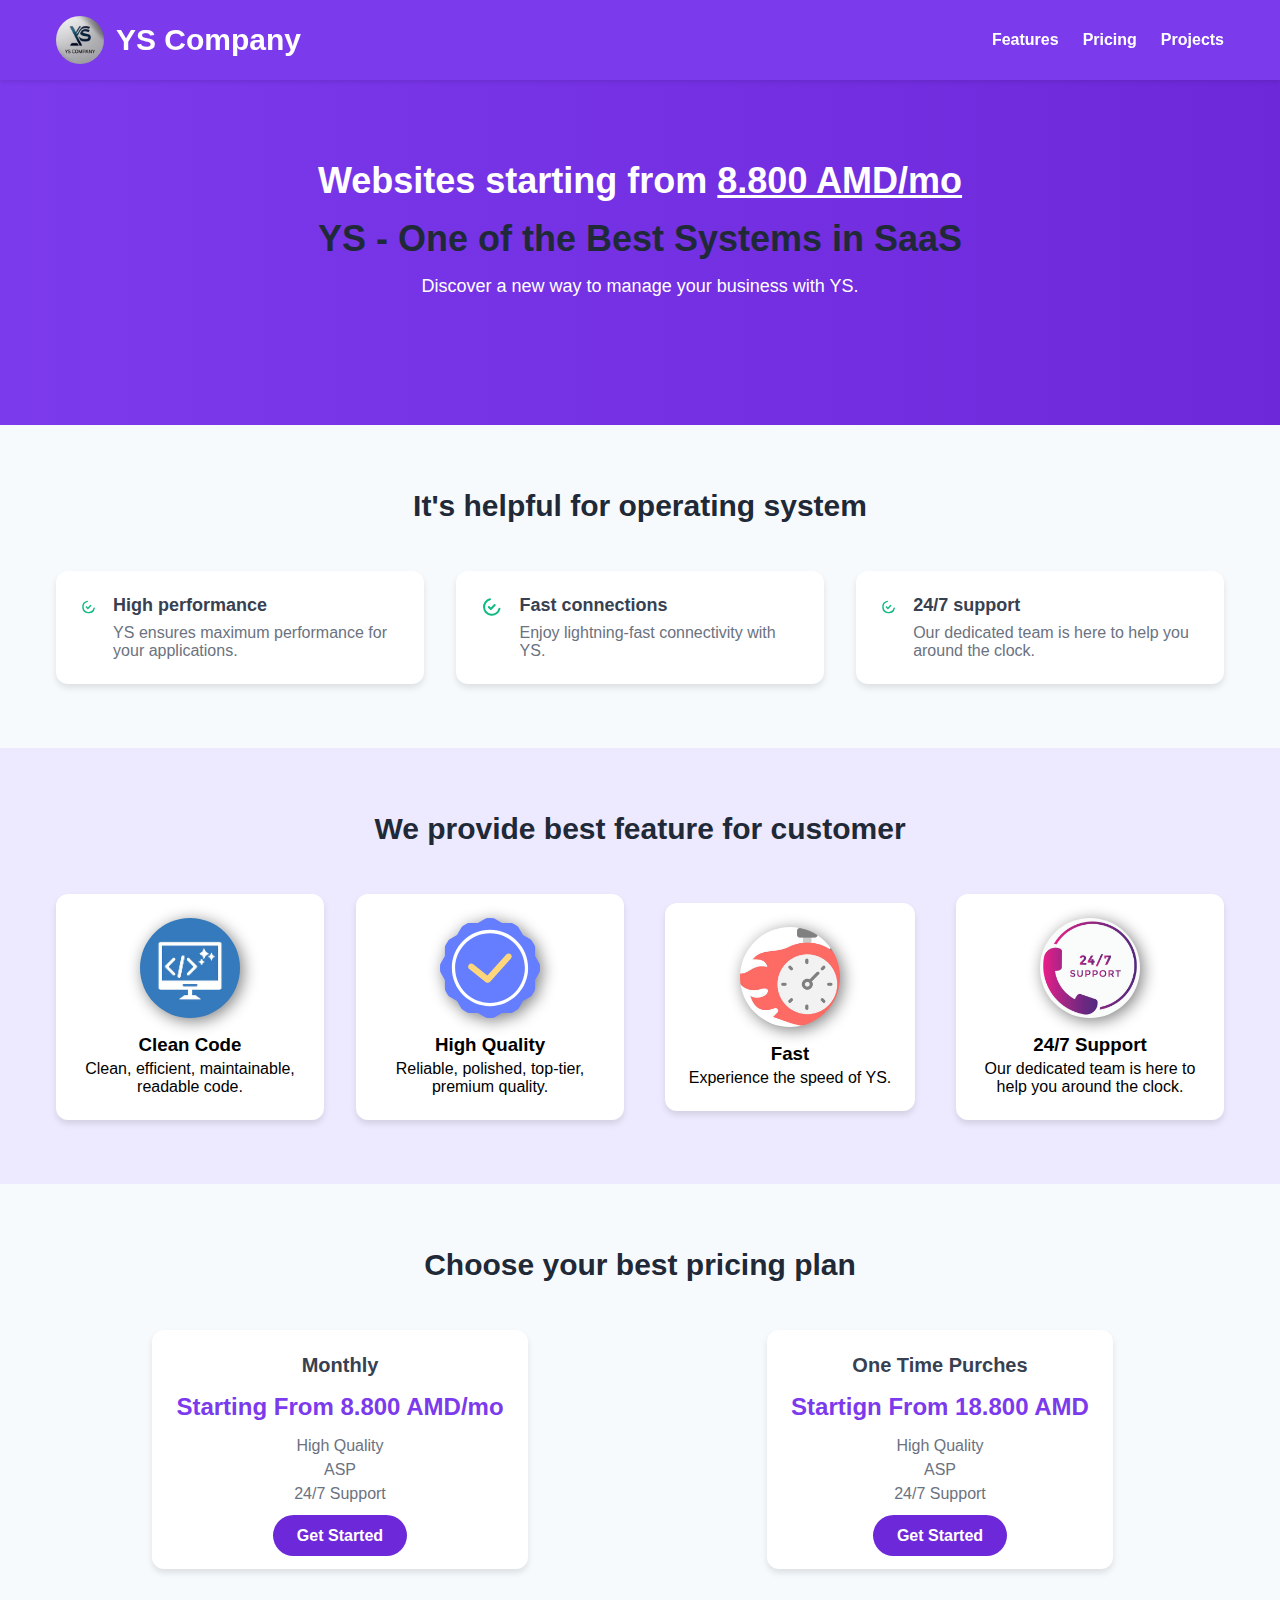
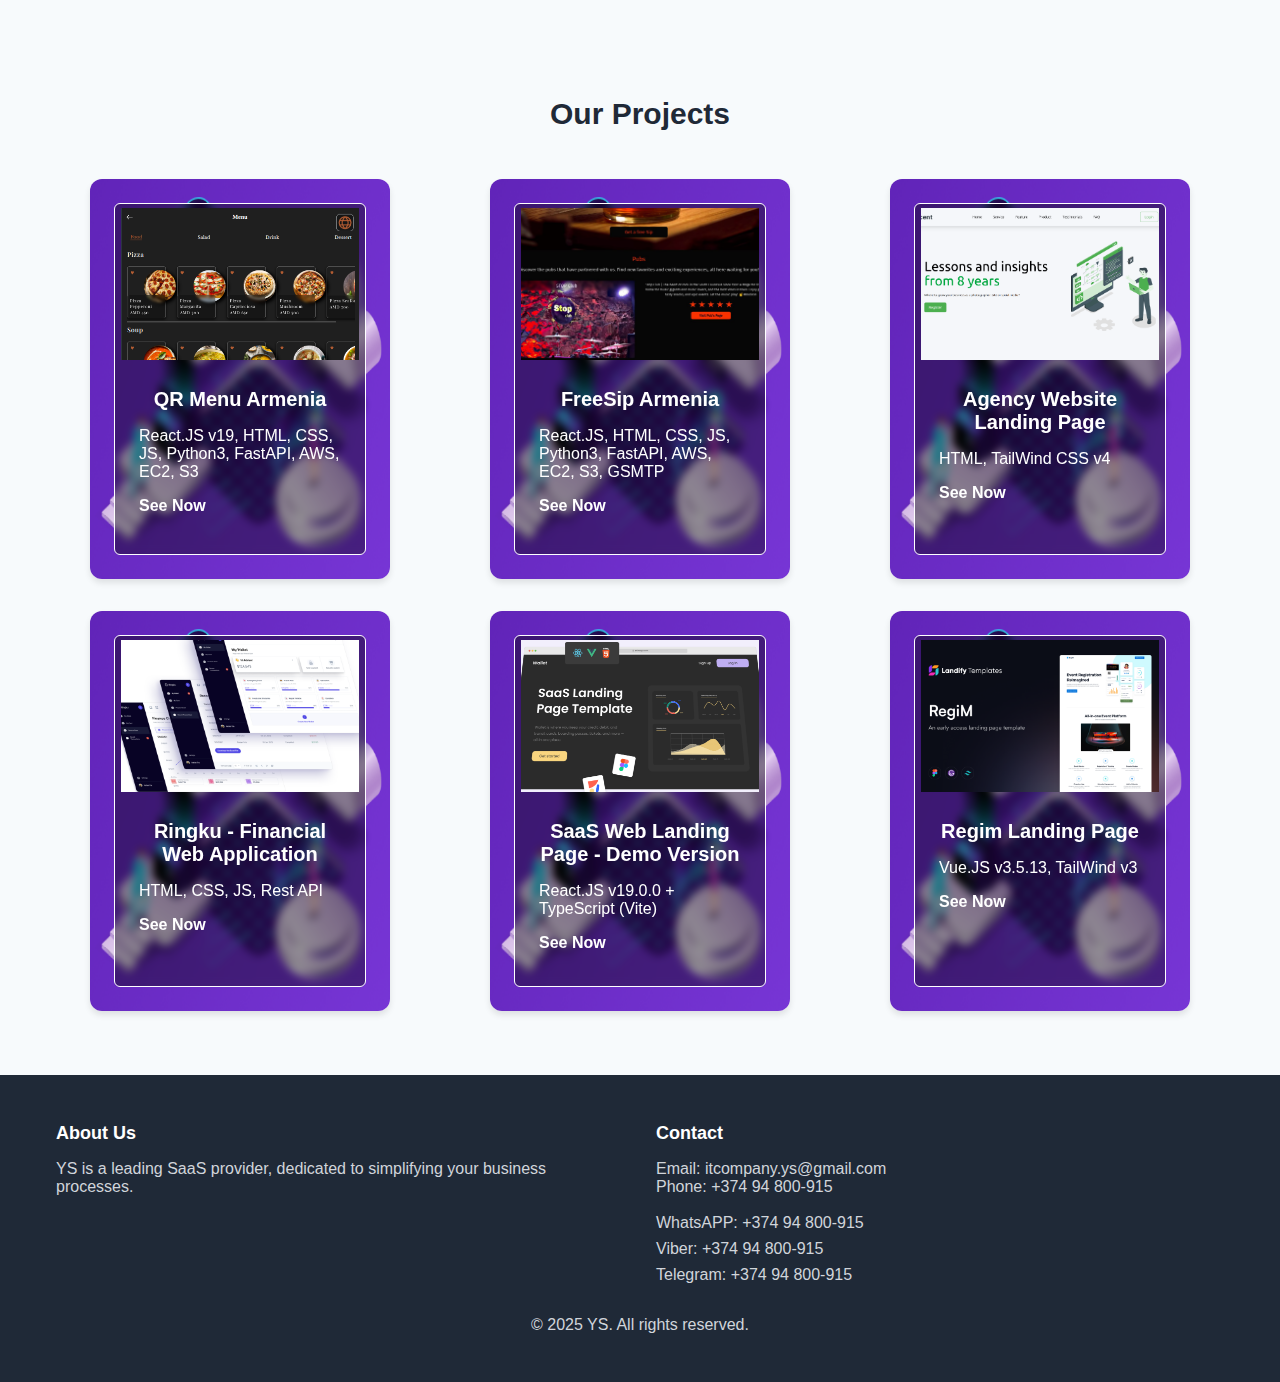
<file: index.html>
<!DOCTYPE html>
<html lang="en">
  <head>
    <meta charset="UTF-8" />
    <link rel="stylesheet" href="index.css" />
    <link rel="icon" href="./icons/websiteIcon.jpg" />
    <meta name="viewport" content="width=device-width, initial-scale=1.0" />
    <title>YS - SaaS Landing Page</title>
  </head>
  <body>
    <header>
      <div class="container">
        <a
          href="#home"
          style="
            display: flex;
            justify-content: center;
            align-items: center;
            gap: 12px;
          "
        >
          <img
            src="./icons/websiteIcon.jpg"
            alt="Icon"
            style="width: 48px; height: 48px; border-radius: 100%"
          />
          YS Company
        </a>
        <nav>
          <ul>
            <li><a href="#features">Features</a></li>
            <li><a href="#pricing">Pricing</a></li>
            <!-- <li><a href="#reviews">Reviews</a></li> -->
            <li><a href="#projects">Projects</a></li>
          </ul>
        </nav>
        <button class="burger-btn" aria-label="Toggle Navigation">
          <svg
            xmlns="http://www.w3.org/2000/svg"
            width="24"
            height="24"
            viewBox="0 0 24 24"
            fill="none"
            stroke="currentColor"
            stroke-width="2"
            stroke-linecap="round"
            stroke-linejoin="round"
          >
            <line x1="4" x2="20" y1="12" y2="12"></line>
            <line x1="4" x2="20" y1="6" y2="6"></line>
            <line x1="4" x2="20" y1="18" y2="18"></line>
          </svg>
        </button>
      </div>
    </header>

    <div class="mobile-menu" id="mobile-menu">
      <button class="close-menu-btn" aria-label="Close Menu">
        <svg
          xmlns="http://www.w3.org/2000/svg"
          width="24"
          height="24"
          viewBox="0 0 24 24"
          fill="none"
          stroke="currentColor"
          stroke-width="2"
          stroke-linecap="round"
          stroke-linejoin="round"
        >
          <path d="m18 6-12 12" />
          <path d="m6 6 12 12" />
        </svg>
      </button>
      <nav>
        <ul>
          <li><a href="#features">Features</a></li>
          <li><a href="#pricing">Pricing</a></li>
          <!-- <li><a href="#reviews">Reviews</a></li> -->
          <li><a href="#projects">Projects</a></li>
        </ul>
      </nav>
      <div class="contact-us">
        <h3 style="margin-bottom: 4px">Contact</h3>
        <a href="mailto: itcompany.ys@gmail.com"
          >Email: itcompany.ys@gmail.com</a
        >
        <a href="tel: +374 94 800-915">Phone: +374 94 800-915</a>
        <p>WhatsAPP: +374 94 800-915</p>
        <p>Viber: +374 94 800-915</p>
        <p>Telegram: +374 94 800-915</p>
      </div>
    </div>

    <section class="hero" id="home">
      <div class="container">
        <h2 style="color: white">
          Websites starting from
          <span style="text-decoration: underline">8.800 AMD/mo</span>
        </h2>
        <h2>YS - One of the Best Systems in SaaS</h2>
        <p>Discover a new way to manage your business with YS.</p>
        <!-- <a href="#" class="btn">Get Started</a> -->
      </div>
    </section>

    <section id="features" class="features">
      <div class="container">
        <h2>It's helpful for operating system</h2>
        <div class="grid">
          <div class="card">
            <svg
              xmlns="http://www.w3.org/2000/svg"
              width="24"
              height="24"
              viewBox="0 0 24 24"
              fill="none"
              stroke="currentColor"
              stroke-width="2"
              stroke-linecap="round"
              stroke-linejoin="round"
            >
              <path d="M10.21 4.13a8 8 0 109.66 9.66" />
              <path d="m9 12 2 2 4-4" />
            </svg>
            <div>
              <h3>High performance</h3>
              <p>YS ensures maximum performance for your applications.</p>
            </div>
          </div>
          <div class="card">
            <svg
              xmlns="http://www.w3.org/2000/svg"
              width="24"
              height="24"
              viewBox="0 0 24 24"
              fill="none"
              stroke="currentColor"
              stroke-width="2"
              stroke-linecap="round"
              stroke-linejoin="round"
            >
              <path d="M10.21 4.13a8 8 0 109.66 9.66" />
              <path d="m9 12 2 2 4-4" />
            </svg>
            <div>
              <h3>Fast connections</h3>
              <p>Enjoy lightning-fast connectivity with YS.</p>
            </div>
          </div>
          <div class="card">
            <svg
              xmlns="http://www.w3.org/2000/svg"
              width="24"
              height="24"
              viewBox="0 0 24 24"
              fill="none"
              stroke="currentColor"
              stroke-width="2"
              stroke-linecap="round"
              stroke-linejoin="round"
            >
              <path d="M10.21 4.13a8 8 0 109.66 9.66" />
              <path d="m9 12 2 2 4-4" />
            </svg>
            <div>
              <h3>24/7 support</h3>
              <p>Our dedicated team is here to help you around the clock.</p>
            </div>
          </div>
        </div>
      </div>
    </section>

    <section class="customer-features">
      <div class="container">
        <h2>We provide best feature for customer</h2>
        <div class="grid">
          <div class="card">
            <div class="img_cont">
              <img src="./icons/clean-code-icon.avif" alt="Feature 1" />
            </div>
            <h3 style="margin-bottom: 4px">Clean Code</h3>
            <p>Clean, efficient, maintainable, readable code.</p>
          </div>
          <div class="card">
            <div class="img_cont">
              <img
                src="./icons/quality-premium-certificate.svg"
                alt="Feature 2"
              />
            </div>
            <h3 style="margin-bottom: 4px">High Quality</h3>
            <p>Reliable, polished, top-tier, premium quality.</p>
          </div>
          <div class="card">
            <div class="img_cont">
              <img src="./icons/fast-icon.jpg" alt="Feature 3" />
            </div>
            <h3 style="margin-bottom: 4px">Fast</h3>
            <p>Experience the speed of YS.</p>
          </div>
          <div class="card" style="grid-column: span 1 / span 3">
            <div class="img_cont">
              <img src="./icons/24-7-icon.jpg" alt="Feature 4" />
            </div>
            <h3 style="margin-bottom: 4px">24/7 Support</h3>
            <p>Our dedicated team is here to help you around the clock.</p>
          </div>
        </div>
      </div>
    </section>

    <section id="pricing" class="pricing">
      <div class="container">
        <h2>Choose your best pricing plan</h2>
        <div class="grid">
          <div class="card">
            <h3>Monthly</h3>
            <p class="price">Starting From 8.800 AMD/mo</p>
            <ul>
              <li>High Quality</li>
              <li>ASP</li>
              <li>24/7 Support</li>
            </ul>
            <a href="#" class="btn">Get Started</a>
          </div>
          <div class="card">
            <h3>One Time Purches</h3>
            <p class="price">Startign From 18.800 AMD</p>
            <ul>
              <li>High Quality</li>
              <li>ASP</li>
              <li>24/7 Support</li>
            </ul>
            <a href="#" class="btn">Get Started</a>
          </div>
        </div>
      </div>
    </section>

    <!-- <section id="reviews" class="reviews">
      <div class="container">
        <h2>Let's see our user's review</h2>
        <div class="grid">
          <div class="card">
            <div
              style="display: flex; align-items: center; margin-bottom: 1rem"
            >
              <img src="https://placehold.co/50x50/EEE/31343C" alt="User 1" />
              <h4>John Doe</h4>
            </div>
            <p>
              "Codext has transformed our workflow. It's intuitive and
              efficient."
            </p>
          </div>
          <div class="card">
            <div
              style="display: flex; align-items: center; margin-bottom: 1rem"
            >
              <img src="https://placehold.co/50x50/EEE/31343C" alt="User 2" />
              <h4>Jane Smith</h4>
            </div>
            <p>"The support team is amazing. They are always there to help."</p>
          </div>
          <div class="card">
            <div
              style="display: flex; align-items: center; margin-bottom: 1rem"
            >
              <img src="https://placehold.co/50x50/EEE/31343C" alt="User 3" />
              <h4>David Lee</h4>
            </div>
            <p>
              "We've seen a significant increase in productivity since using
              Codext."
            </p>
          </div>
        </div>
      </div>
    </section> -->

    <section id="projects" class="projects">
      <div class="container">
        <h2>Our Projects</h2>
        <div class="grid">
          <div class="card">
            <img src="./images/cards-bg.png" alt="card bg" class="card_bg" />
            <div class="main">
              <div class="img_cont">
                <a target="_blank" href="https://www.qrmenuarmenia.site">
                  <img src="./images/QR-Menu-Armenia-bg.png" alt="News 1" />
                </a>
              </div>
              <div class="info_cont" style="padding: 1.5rem">
                <h3 class="title" data-link="https://qrmenuarmenia.site/">
                  QR Menu Armenia
                </h3>
                <p>
                  React.JS v19, HTML, CSS, JS, Python3, FastAPI, AWS, EC2, S3
                </p>
                <a target="_blank" href="https://www.qrmenuarmenia.site"
                  >See Now</a
                >
              </div>
            </div>
          </div>
          <div class="card">
            <img src="./images/cards-bg.png" alt="card bg" class="card_bg" />
            <div class="main">
              <div class="img_cont">
                <a target="_blank" href="https://www.freesip.site">
                  <img src="./images/freesip-cover.jpg" alt="News 1" />
                </a>
              </div>
              <div class="info_cont" style="padding: 1.5rem">
                <h3 class="title" data-link="https://www.freesip.site">
                  FreeSip Armenia
                </h3>
                <p>
                  React.JS, HTML, CSS, JS, Python3, FastAPI, AWS, EC2, S3, GSMTP
                </p>
                <a target="_blank" href="https://www.freesip.site">See Now</a>
              </div>
            </div>
          </div>
          <div class="card">
            <img src="./images/cards-bg.png" alt="card bg" class="card_bg" />
            <div class="main">
              <div class="img_cont">
                <a
                  target="_blank"
                  href="https://ghazaryanyuri.github.io/agency-website/build/index.html"
                >
                  <img
                    src="./images/Agency-Website-Langing-Page-bg.png"
                    alt="News 1"
                  />
                </a>
              </div>
              <div class="info_cont" style="padding: 1.5rem">
                <h3
                  class="title"
                  data-link="https://ghazaryanyuri.github.io/agency-website/build/index.html"
                >
                  Agency Website Landing Page
                </h3>
                <p>HTML, TailWind CSS v4</p>
                <a
                  target="_blank"
                  href="https://ghazaryanyuri.github.io/agency-website/build/index.html"
                  >See Now</a
                >
              </div>
            </div>
          </div>
          <div class="card">
            <img src="./images/cards-bg.png" alt="card bg" class="card_bg" />
            <div class="main">
              <div class="img_cont">
                <a
                  target="_blank"
                  href="https://ghazaryanyuri.github.io/ringku-website-project/index.html"
                >
                  <img src="./images/Ringku-bg-img.png" alt="News 1" />
                </a>
              </div>
              <div class="info_cont" style="padding: 1.5rem">
                <h3
                  class="title"
                  data-link="https://ghazaryanyuri.github.io/ringku-website-project/index.html"
                >
                  Ringku - Financial Web Application
                </h3>
                <p>HTML, CSS, JS, Rest API</p>
                <a
                  target="_blank"
                  href="https://ghazaryanyuri.github.io/ringku-website-project/index.html"
                  >See Now</a
                >
              </div>
            </div>
          </div>
          <div class="card">
            <img src="./images/cards-bg.png" alt="card bg" class="card_bg" />
            <div class="main">
              <div class="img_cont">
                <a
                  target="_blank"
                  href="https://ghazaryanyuri.github.io/SaaS-Landing-Page/"
                >
                  <img src="./images/SaaS-Landing-Page-bg.png" alt="News 1" />
                </a>
              </div>
              <div class="info_cont" style="padding: 1.5rem">
                <h3
                  class="title"
                  data-link="https://ghazaryanyuri.github.io/SaaS-Landing-Page/"
                >
                  SaaS Web Landing Page - Demo Version
                </h3>
                <p>React.JS v19.0.0 + TypeScript (Vite)</p>
                <a
                  target="_blank"
                  href="https://ghazaryanyuri.github.io/SaaS-Landing-Page/"
                  >See Now</a
                >
              </div>
            </div>
          </div>
          <div class="card">
            <img src="./images/cards-bg.png" alt="card bg" class="card_bg" />
            <div class="main">
              <div class="img_cont">
                <a
                  target="_blank"
                  href="https://ghazaryanyuri.github.io/RegiM-Vue.JS/index.html"
                >
                  <img src="./images/Regim-bg.png" alt="News 1" />
                </a>
              </div>
              <div class="info_cont" style="padding: 1.5rem">
                <h3
                  class="title"
                  data-link="https://ghazaryanyuri.github.io/RegiM-Vue.JS/index.html"
                >
                  Regim Landing Page
                </h3>
                <p>Vue.JS v3.5.13, TailWind v3</p>
                <a
                  target="_blank"
                  href="https://ghazaryanyuri.github.io/RegiM-Vue.JS/index.html"
                  >See Now</a
                >
              </div>
            </div>
          </div>
        </div>
      </div>
    </section>

    <footer>
      <div class="container">
        <div class="grid">
          <div>
            <h4>About Us</h4>
            <p>
              YS is a leading SaaS provider, dedicated to simplifying your
              business processes.
            </p>
          </div>
          <div>
            <h4>Contact</h4>
            <a href="mailto: itcompany.ys@gmail.com"
              >Email: itcompany.ys@gmail.com</a
            >
            <br />
            <a href="tel: +374 94 800-915">Phone: +374 94 800-915</a>
            <br />
            <br />
            <p>WhatsAPP: +374 94 800-915</p>
            <p>Viber: +374 94 800-915</p>
            <p>Telegram: +374 94 800-915</p>
          </div>
        </div>
        <div class="copyright">© 2025 YS. All rights reserved.</div>
      </div>
    </footer>

    <script src="index.js"></script>
  </body>
</html>
</file>
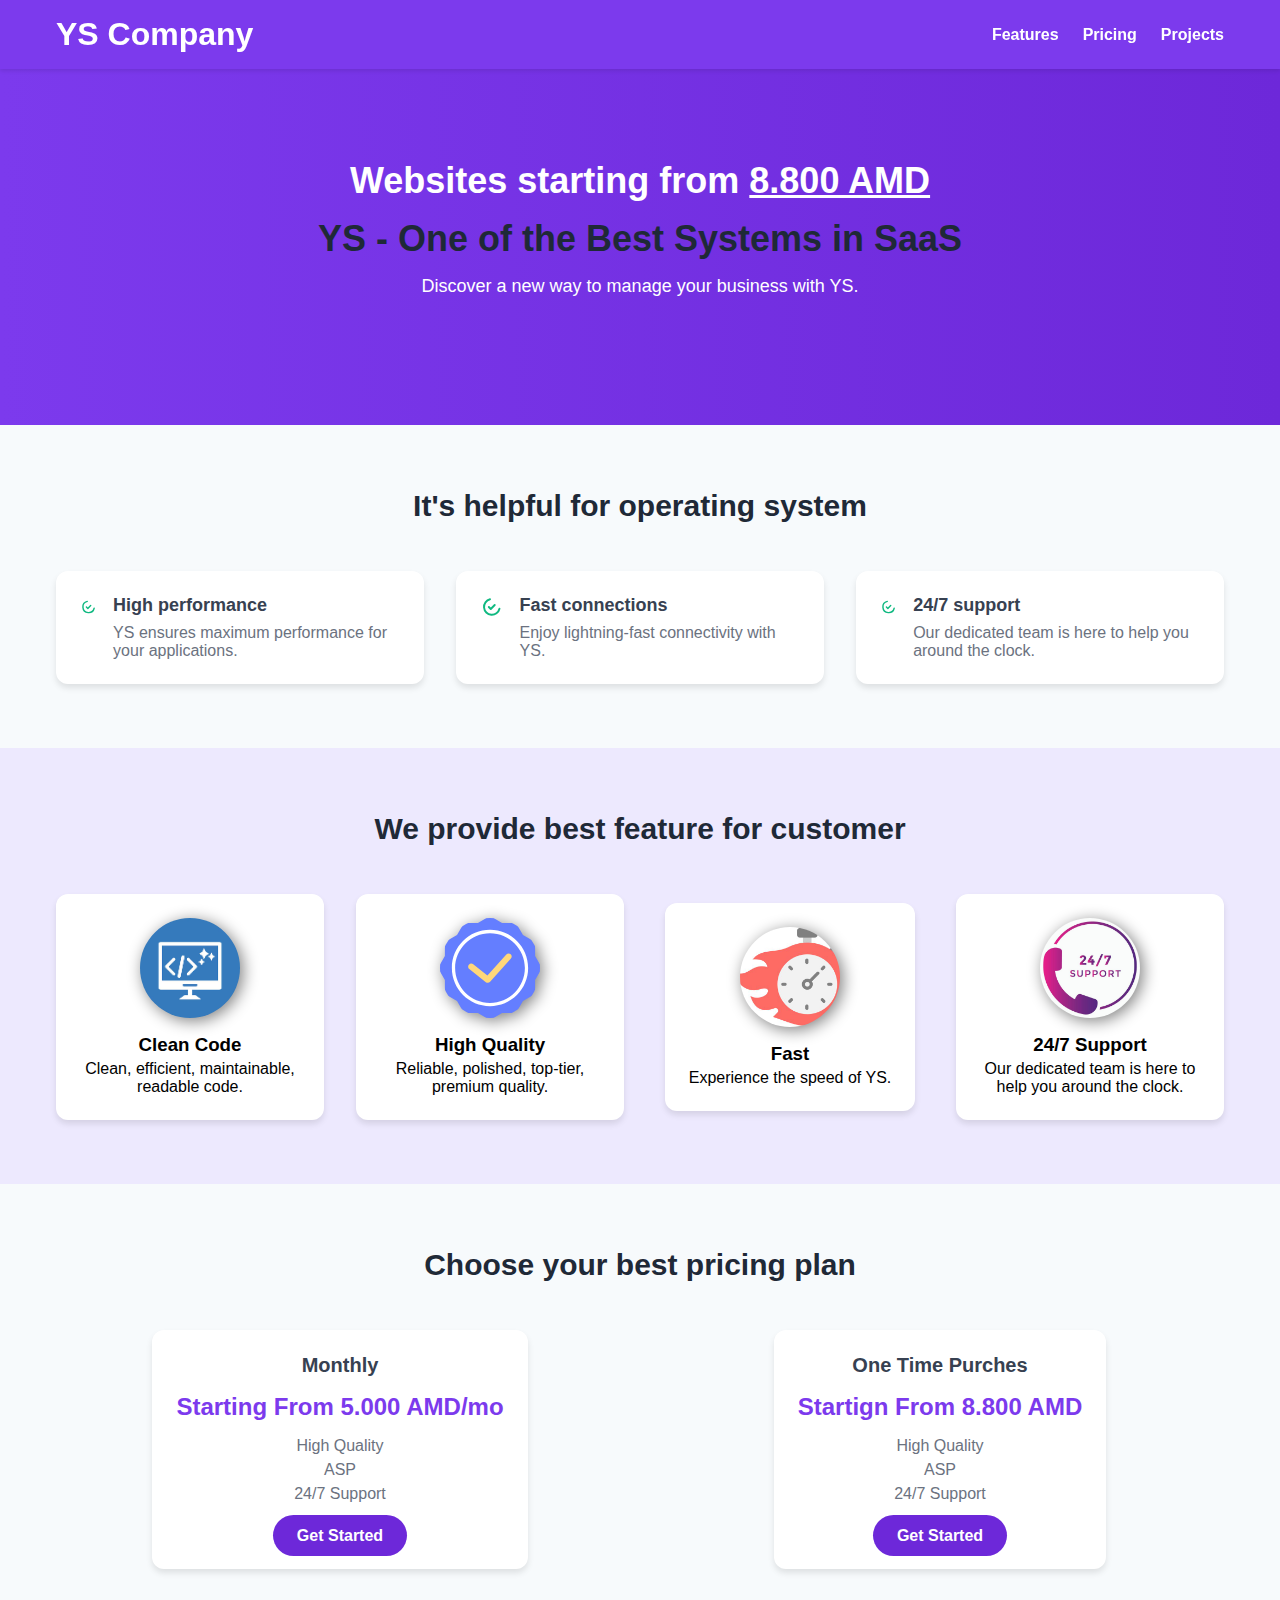
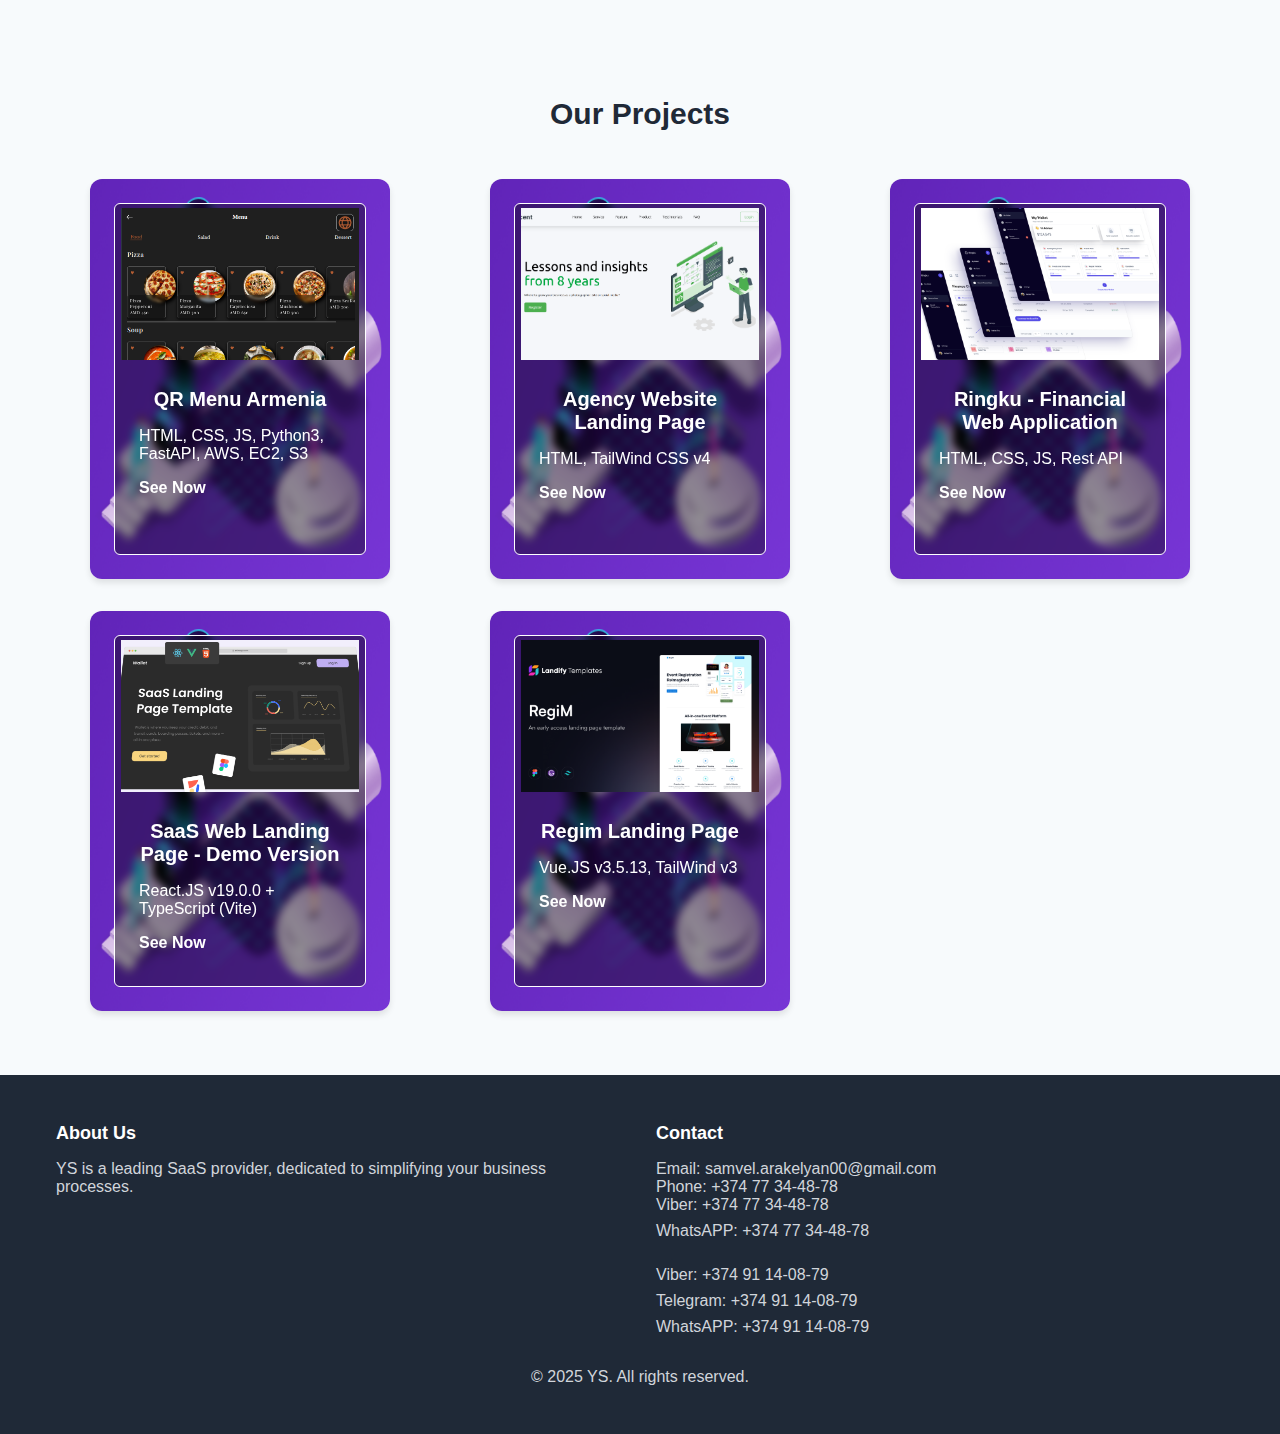
<file: index..html>
<!DOCTYPE html>
<html lang="en">
  <head>
    <meta charset="UTF-8" />
    <link rel="stylesheet" href="index.css" />
    <meta name="viewport" content="width=device-width, initial-scale=1.0" />
    <title>Codext - SaaS Landing Page</title>
  </head>
  <body>
    <header>
      <div class="container">
        <h1>YS Company</h1>
        <nav>
          <ul>
            <li><a href="#features">Features</a></li>
            <li><a href="#pricing">Pricing</a></li>
            <!-- <li><a href="#reviews">Reviews</a></li> -->
            <li><a href="#projects">Projects</a></li>
          </ul>
        </nav>
        <button class="burger-btn" aria-label="Toggle Navigation">
          <svg
            xmlns="http://www.w3.org/2000/svg"
            width="24"
            height="24"
            viewBox="0 0 24 24"
            fill="none"
            stroke="currentColor"
            stroke-width="2"
            stroke-linecap="round"
            stroke-linejoin="round"
          >
            <line x1="4" x2="20" y1="12" y2="12"></line>
            <line x1="4" x2="20" y1="6" y2="6"></line>
            <line x1="4" x2="20" y1="18" y2="18"></line>
          </svg>
        </button>
      </div>
    </header>

    <div class="mobile-menu" id="mobile-menu">
      <button class="close-menu-btn" aria-label="Close Menu">
        <svg
          xmlns="http://www.w3.org/2000/svg"
          width="24"
          height="24"
          viewBox="0 0 24 24"
          fill="none"
          stroke="currentColor"
          stroke-width="2"
          stroke-linecap="round"
          stroke-linejoin="round"
        >
          <path d="m18 6-12 12" />
          <path d="m6 6 12 12" />
        </svg>
      </button>
      <nav>
        <ul>
          <li><a href="#features">Features</a></li>
          <li><a href="#pricing">Pricing</a></li>
          <!-- <li><a href="#reviews">Reviews</a></li> -->
          <li><a href="#projects">Projects</a></li>
        </ul>
      </nav>
      <div class="contact-us">
        <h3 style="margin-bottom: 4px">Contact Us</h3>
        <a style="margin-bottom: 4px" href="tel: +374 77 34-48-78"
          >Tel: +374 77 34-48-78</a
        >
        <a href="mailto: samvel.arakelyan00@gmail.com"
          >Mail: samvel.arakelyan00@gmail.com</a
        >
        <br />
        <p>Viber: +374 91 14-08-79</p>
        <p>Telegram: +374 91 14-08-79</p>
        <p>WhatsAPP: +374 91 14-08-79</p>
        <br />
        <p>Viber: +374 77 34-48-78</p>
        <p>WhatsAPP: +374 77 34-48-78</p>
      </div>
    </div>

    <section class="hero">
      <div class="container">
        <h2 style="color: white">
          Websites starting from
          <span style="text-decoration: underline">8.800 AMD</span>
        </h2>
        <h2>YS - One of the Best Systems in SaaS</h2>
        <p>Discover a new way to manage your business with YS.</p>
        <!-- <a href="#" class="btn">Get Started</a> -->
      </div>
    </section>

    <section id="features" class="features">
      <div class="container">
        <h2>It's helpful for operating system</h2>
        <div class="grid">
          <div class="card">
            <svg
              xmlns="http://www.w3.org/2000/svg"
              width="24"
              height="24"
              viewBox="0 0 24 24"
              fill="none"
              stroke="currentColor"
              stroke-width="2"
              stroke-linecap="round"
              stroke-linejoin="round"
            >
              <path d="M10.21 4.13a8 8 0 109.66 9.66" />
              <path d="m9 12 2 2 4-4" />
            </svg>
            <div>
              <h3>High performance</h3>
              <p>YS ensures maximum performance for your applications.</p>
            </div>
          </div>
          <div class="card">
            <svg
              xmlns="http://www.w3.org/2000/svg"
              width="24"
              height="24"
              viewBox="0 0 24 24"
              fill="none"
              stroke="currentColor"
              stroke-width="2"
              stroke-linecap="round"
              stroke-linejoin="round"
            >
              <path d="M10.21 4.13a8 8 0 109.66 9.66" />
              <path d="m9 12 2 2 4-4" />
            </svg>
            <div>
              <h3>Fast connections</h3>
              <p>Enjoy lightning-fast connectivity with YS.</p>
            </div>
          </div>
          <div class="card">
            <svg
              xmlns="http://www.w3.org/2000/svg"
              width="24"
              height="24"
              viewBox="0 0 24 24"
              fill="none"
              stroke="currentColor"
              stroke-width="2"
              stroke-linecap="round"
              stroke-linejoin="round"
            >
              <path d="M10.21 4.13a8 8 0 109.66 9.66" />
              <path d="m9 12 2 2 4-4" />
            </svg>
            <div>
              <h3>24/7 support</h3>
              <p>Our dedicated team is here to help you around the clock.</p>
            </div>
          </div>
        </div>
      </div>
    </section>

    <section class="customer-features">
      <div class="container">
        <h2>We provide best feature for customer</h2>
        <div class="grid">
          <div class="card">
            <div class="img_cont">
              <img src="./icons/clean-code-icon.avif" alt="Feature 1" />
            </div>
            <h3 style="margin-bottom: 4px">Clean Code</h3>
            <p>Clean, efficient, maintainable, readable code.</p>
          </div>
          <div class="card">
            <div class="img_cont">
              <img
                src="./icons/quality-premium-certificate.svg"
                alt="Feature 2"
              />
            </div>
            <h3 style="margin-bottom: 4px">High Quality</h3>
            <p>Reliable, polished, top-tier, premium quality.</p>
          </div>
          <div class="card">
            <div class="img_cont">
              <img src="./icons/fast-icon.jpg" alt="Feature 3" />
            </div>
            <h3 style="margin-bottom: 4px">Fast</h3>
            <p>Experience the speed of YS.</p>
          </div>
          <div class="card" style="grid-column: span 1 / span 3">
            <div class="img_cont">
              <img src="./icons/24-7-icon.jpg" alt="Feature 4" />
            </div>
            <h3 style="margin-bottom: 4px">24/7 Support</h3>
            <p>Our dedicated team is here to help you around the clock.</p>
          </div>
        </div>
      </div>
    </section>

    <section id="pricing" class="pricing">
      <div class="container">
        <h2>Choose your best pricing plan</h2>
        <div class="grid">
          <div class="card">
            <h3>Monthly</h3>
            <p class="price">Starting From 5.000 AMD/mo</p>
            <ul>
              <li>High Quality</li>
              <li>ASP</li>
              <li>24/7 Support</li>
            </ul>
            <a href="#" class="btn">Get Started</a>
          </div>
          <div class="card">
            <h3>One Time Purches</h3>
            <p class="price">Startign From 8.800 AMD</p>
            <ul>
              <li>High Quality</li>
              <li>ASP</li>
              <li>24/7 Support</li>
            </ul>
            <a href="#" class="btn">Get Started</a>
          </div>
        </div>
      </div>
    </section>

    <!-- <section id="reviews" class="reviews">
      <div class="container">
        <h2>Let's see our user's review</h2>
        <div class="grid">
          <div class="card">
            <div
              style="display: flex; align-items: center; margin-bottom: 1rem"
            >
              <img src="https://placehold.co/50x50/EEE/31343C" alt="User 1" />
              <h4>John Doe</h4>
            </div>
            <p>
              "Codext has transformed our workflow. It's intuitive and
              efficient."
            </p>
          </div>
          <div class="card">
            <div
              style="display: flex; align-items: center; margin-bottom: 1rem"
            >
              <img src="https://placehold.co/50x50/EEE/31343C" alt="User 2" />
              <h4>Jane Smith</h4>
            </div>
            <p>"The support team is amazing. They are always there to help."</p>
          </div>
          <div class="card">
            <div
              style="display: flex; align-items: center; margin-bottom: 1rem"
            >
              <img src="https://placehold.co/50x50/EEE/31343C" alt="User 3" />
              <h4>David Lee</h4>
            </div>
            <p>
              "We've seen a significant increase in productivity since using
              Codext."
            </p>
          </div>
        </div>
      </div>
    </section> -->

    <section id="projects" class="projects">
      <div class="container">
        <h2>Our Projects</h2>
        <div class="grid">
          <div class="card">
            <img src="./images/cards-bg.png" alt="card bg" class="card_bg" />
            <div class="main">
              <div class="img_cont">
                <a target="_blank" href="https://www.qrmenuarmenia.site">
                  <img src="./images/QR-Menu-Armenia-bg.png" alt="News 1" />
                </a>
              </div>
              <div class="info_cont" style="padding: 1.5rem">
                <h3 class="title" data-link="https://qrmenuarmenia.site/">
                  QR Menu Armenia
                </h3>
                <p>HTML, CSS, JS, Python3, FastAPI, AWS, EC2, S3</p>
                <a target="_blank" href="https://www.qrmenuarmenia.site"
                  >See Now</a
                >
              </div>
            </div>
          </div>
          <div class="card">
            <img src="./images/cards-bg.png" alt="card bg" class="card_bg" />
            <div class="main">
              <div class="img_cont">
                <a
                  target="_blank"
                  href="https://ghazaryanyuri.github.io/agency-website/build/index.html"
                >
                  <img
                    src="./images/Agency-Website-Langing-Page-bg.png"
                    alt="News 1"
                  />
                </a>
              </div>
              <div class="info_cont" style="padding: 1.5rem">
                <h3
                  class="title"
                  data-link="https://ghazaryanyuri.github.io/agency-website/build/index.html"
                >
                  Agency Website Landing Page
                </h3>
                <p>HTML, TailWind CSS v4</p>
                <a
                  target="_blank"
                  href="https://ghazaryanyuri.github.io/agency-website/build/index.html"
                  >See Now</a
                >
              </div>
            </div>
          </div>
          <div class="card">
            <img src="./images/cards-bg.png" alt="card bg" class="card_bg" />
            <div class="main">
              <div class="img_cont">
                <a
                  target="_blank"
                  href="https://ghazaryanyuri.github.io/ringku-website-project/index.html"
                >
                  <img src="./images/Ringku-bg-img.png" alt="News 1" />
                </a>
              </div>
              <div class="info_cont" style="padding: 1.5rem">
                <h3
                  class="title"
                  data-link="https://ghazaryanyuri.github.io/ringku-website-project/index.html"
                >
                  Ringku - Financial Web Application
                </h3>
                <p>HTML, CSS, JS, Rest API</p>
                <a
                  target="_blank"
                  href="https://ghazaryanyuri.github.io/ringku-website-project/index.html"
                  >See Now</a
                >
              </div>
            </div>
          </div>
          <div class="card">
            <img src="./images/cards-bg.png" alt="card bg" class="card_bg" />
            <div class="main">
              <div class="img_cont">
                <a
                  target="_blank"
                  href="https://ghazaryanyuri.github.io/SaaS-Landing-Page/"
                >
                  <img src="./images/SaaS-Landing-Page-bg.png" alt="News 1" />
                </a>
              </div>
              <div class="info_cont" style="padding: 1.5rem">
                <h3
                  class="title"
                  data-link="https://ghazaryanyuri.github.io/SaaS-Landing-Page/"
                >
                  SaaS Web Landing Page - Demo Version
                </h3>
                <p>React.JS v19.0.0 + TypeScript (Vite)</p>
                <a
                  target="_blank"
                  href="https://ghazaryanyuri.github.io/SaaS-Landing-Page/"
                  >See Now</a
                >
              </div>
            </div>
          </div>
          <div class="card">
            <img src="./images/cards-bg.png" alt="card bg" class="card_bg" />
            <div class="main">
              <div class="img_cont">
                <a
                  target="_blank"
                  href="https://ghazaryanyuri.github.io/RegiM-Vue.JS/index.html"
                >
                  <img src="./images/Regim-bg.png" alt="News 1" />
                </a>
              </div>
              <div class="info_cont" style="padding: 1.5rem">
                <h3
                  class="title"
                  data-link="https://ghazaryanyuri.github.io/RegiM-Vue.JS/index.html"
                >
                  Regim Landing Page
                </h3>
                <p>Vue.JS v3.5.13, TailWind v3</p>
                <a
                  target="_blank"
                  href="https://ghazaryanyuri.github.io/RegiM-Vue.JS/index.html"
                  >See Now</a
                >
              </div>
            </div>
          </div>
        </div>
      </div>
    </section>

    <footer>
      <div class="container">
        <div class="grid">
          <div>
            <h4>About Us</h4>
            <p>
              YS is a leading SaaS provider, dedicated to simplifying your
              business processes.
            </p>
          </div>
          <div>
            <h4>Contact</h4>
            <a href="mailto: samvel.arakelyan00@gmail.com"
              >Email: samvel.arakelyan00@gmail.com</a
            >
            <br />
            <a href="tel: +374 77 34-48-78">Phone: +374 77 34-48-78</a>
            <p>Viber: +374 77 34-48-78</p>
            <p>WhatsAPP: +374 77 34-48-78</p>
            <br />
            <p>Viber: +374 91 14-08-79</p>
            <p>Telegram: +374 91 14-08-79</p>
            <p>WhatsAPP: +374 91 14-08-79</p>
          </div>
        </div>
        <div class="copyright">© 2025 YS. All rights reserved.</div>
      </div>
    </footer>

    <script src="index.js"></script>
  </body>
</html>
</file>
<file: index.css>
* {
  margin: 0;
  padding: 0;
  box-sizing: border-box;
}

body {
  font-family: "Inter", -apple-system, BlinkMacSystemFont, sans-serif;
  background-color: #f7fafc;
  scroll-behavior: smooth;
}

a {
  text-decoration: underline;
  color: white;
}

section {
  width: 100%;
}

.container {
  max-width: 1200px;
  margin: 0 auto;
  padding: 0 1rem;
}

header {
  background-color: #7c3aed;
  color: white;
  padding: 1rem 0;
  position: fixed;
  width: 100%;
  top: 0;
  z-index: 1000;
  box-shadow: 0 2px 4px rgba(0, 0, 0, 0.1);
}

header .container {
  display: flex;
  justify-content: space-between;
  align-items: center;
}

header a {
  font-size: 1.875rem;
  font-weight: 600;
  text-decoration: none;
}

nav ul {
  display: flex;
  list-style: none;
  gap: 1.5rem;
}

nav ul li a {
  color: white;
  text-decoration: none;
  font-size: 1rem;
  transition: color 0.3s;
}

nav ul li a:hover {
  color: #d6bcfa;
}

.btn {
  background-color: #6d28d9;
  color: white;
  padding: 0.75rem 1.5rem;
  border-radius: 9999px;
  text-decoration: none;
  font-weight: 600;
  transition: background-color 0.3s;
}

.btn:hover {
  background-color: #5b21b6;
}

.burger-btn {
  display: none;
  background: none;
  border: none;
  color: white;
  cursor: pointer;
}

.mobile-menu {
  position: fixed;
  top: 0;
  right: 0;
  height: 100%;
  width: 20rem;
  background-color: #1a202c;
  padding: 2rem 1.5rem;
  z-index: 1001;
  transform: translateX(100%);
  transition: transform 0.3s ease-in-out;
}

.mobile-menu.active {
  transform: translateX(0);
}

.mobile-menu nav ul {
  display: flex;
  flex-direction: column;
  gap: 1.5rem;
  margin-top: 1rem;
}

.mobile-menu nav ul li a {
  color: #ffffff;
  font-size: 1.25rem;
  text-decoration: none;
  display: block;
  padding: 0.5rem 0;
  transition: color 0.3s;
}

.mobile-menu nav ul li a:hover {
  color: #d6bcfa;
}

.close-menu-btn {
  background: none;
  border: none;
  color: white;
  cursor: pointer;
  font-size: 1.5rem;
  align-self: flex-end;
}

.mobile-menu .contact-us {
  position: absolute;
  bottom: 12px;
  left: 12px;
  color: white;
  display: flex;
  flex-direction: column;
  gap: 12px;
}

.hero {
  background: linear-gradient(to right, #7c3aed, #6d28d9);
  color: white;
  text-align: center;
  padding: 6rem 0;
  margin-top: 4rem;
}

.hero h2 {
  font-size: 2.25rem;
  font-weight: 700;
  margin-bottom: 1rem;
}

.hero p {
  font-size: 1.125rem;
  margin-bottom: 2rem;
}

.hero .btn {
  background-color: #f59e0b;
  color: #4c1d95;
}

.hero .btn:hover {
  background-color: #d97706;
}

section {
  padding: 4rem 0;
}

section h2 {
  font-size: 1.875rem;
  font-weight: 600;
  text-align: center;
  color: #1f2937;
  margin-bottom: 3rem;
}

.grid {
  display: grid;
  gap: 2rem;
  place-items: center;
  place-content: center;
}

.card {
  background: white;
  border-radius: 0.75rem;
  box-shadow: 0 4px 6px rgba(0, 0, 0, 0.1);
  padding: 1.5rem;
}

.features .grid {
  grid-template-columns: repeat(auto-fit, minmax(250px, 1fr));
}

.features .card {
  display: flex;
  align-items: flex-start;
}

.features .card svg {
  color: #10b981;
  margin-right: 1rem;
}

.features .card h3 {
  font-size: 1.125rem;
  font-weight: 600;
  color: #374151;
  margin-bottom: 0.5rem;
}

.features .card p {
  color: #6b7280;
}

.customer-features {
  background-color: #ede9fe;
}

.customer-features .grid {
  grid-template-columns: repeat(auto-fit, minmax(250px, 1fr));
}

.customer-features .card {
  text-align: center;
  display: flex;
  flex-direction: column;
  justify-content: center;
  align-items: center;
}

.customer-features .card .img_cont {
  width: 100px;
  height: 100px;
  border-radius: 100%;
  margin-bottom: 1rem;
  filter: drop-shadow(3px 3px 8px gray);
  overflow: hidden;

  img {
    width: 100%;
    height: 100%;
    object-fit: cover;
    object-position: center center;
    scale: 1.35;
  }
}

.pricing .grid {
  grid-template-columns: repeat(auto-fit, minmax(250px, 1fr));
}

.pricing .card {
  text-align: center;
}

.pricing .card h3 {
  font-size: 1.25rem;
  font-weight: 600;
  color: #374151;
  margin-bottom: 1rem;
}

.pricing .card p.price {
  font-size: 1.5rem;
  font-weight: 700;
  color: #7c3aed;
  margin-bottom: 1rem;
}

.pricing .card ul {
  list-style: none;
  list-style-position: inside;
  margin-bottom: 1.5rem;
  color: #6b7280;
  display: flex;
  flex-direction: column;
  gap: 6px;
}

.projects .grid {
  grid-template-columns: repeat(auto-fit, minmax(300px, 1fr));
}

.projects .grid .card {
  max-width: 300px;
  height: 400px;
  display: flex;
  flex-direction: column;
  position: relative;
  overflow: hidden;
}

.projects .grid .card .card_bg {
  position: absolute;
  top: 0;
  left: 0;
  width: 100%;
  height: 100%;
}

.projects .grid .card .main {
  width: 100%;
  height: 100%;
  backdrop-filter: blur(4px);
  border: 1px solid white;
  background-color: rgba(0, 0, 0, 0.4);
  border-radius: 6px;
  overflow: hidden;
}

.projects .grid .card .img_cont {
  width: 100%;
  height: 160px;
  padding: 4px 6px;

  img {
    width: 100%;
    height: 100%;
    object-fit: cover;
    object-position: top center;
    transition: 0.1s all linear;

    &:hover {
      scale: 1.05;
    }
  }
}

.projects .grid .card .info_cont h3 {
  font-size: 1.25rem;
  font-weight: 600;
  color: white;
  margin-bottom: 1rem;
  text-align: center;
  cursor: pointer;
}

.projects .card .info_cont p {
  color: white;
  margin-bottom: 1rem;
}

.projects .card .info_cont a {
  color: white;
  font-weight: 600;
  text-decoration: none;
  transition: 0.2s all linear;
}

.projects .card .info_cont a:hover {
  opacity: 0.8;
}

footer {
  background-color: #1f2937;
  color: white;
  padding: 3rem 0;
}

footer .grid {
  display: grid;
  place-items: start;
  grid-template-columns: repeat(auto-fit, minmax(200px, 1fr));
}

footer .grid div ul {
  list-style: none;
  display: grid;
  gap: 6px;
}

footer h4 {
  font-size: 1.125rem;
  font-weight: 600;
  margin-bottom: 1rem;
}

footer p,
footer a {
  color: #d1d5db;
  margin-bottom: 0.5rem;
  text-decoration: none;
}

footer a:hover {
  color: #d6bcfa;
}

footer .social {
  display: flex;
  gap: 1rem;
}

footer .copyright {
  text-align: center;
  margin-top: 1.5rem;
  color: #d1d5db;
}

@media (max-width: 768px) {
  nav {
    display: none;
  }

  .mobile-menu {
    &.active {
      nav {
        display: flex;
      }
    }
  }

  .burger-btn {
    display: block;
  }

  header .btn {
    display: none;
  }

  .hero h2 {
    font-size: 1.875rem;
  }

  .hero p {
    font-size: 1rem;
  }
}
</file>
